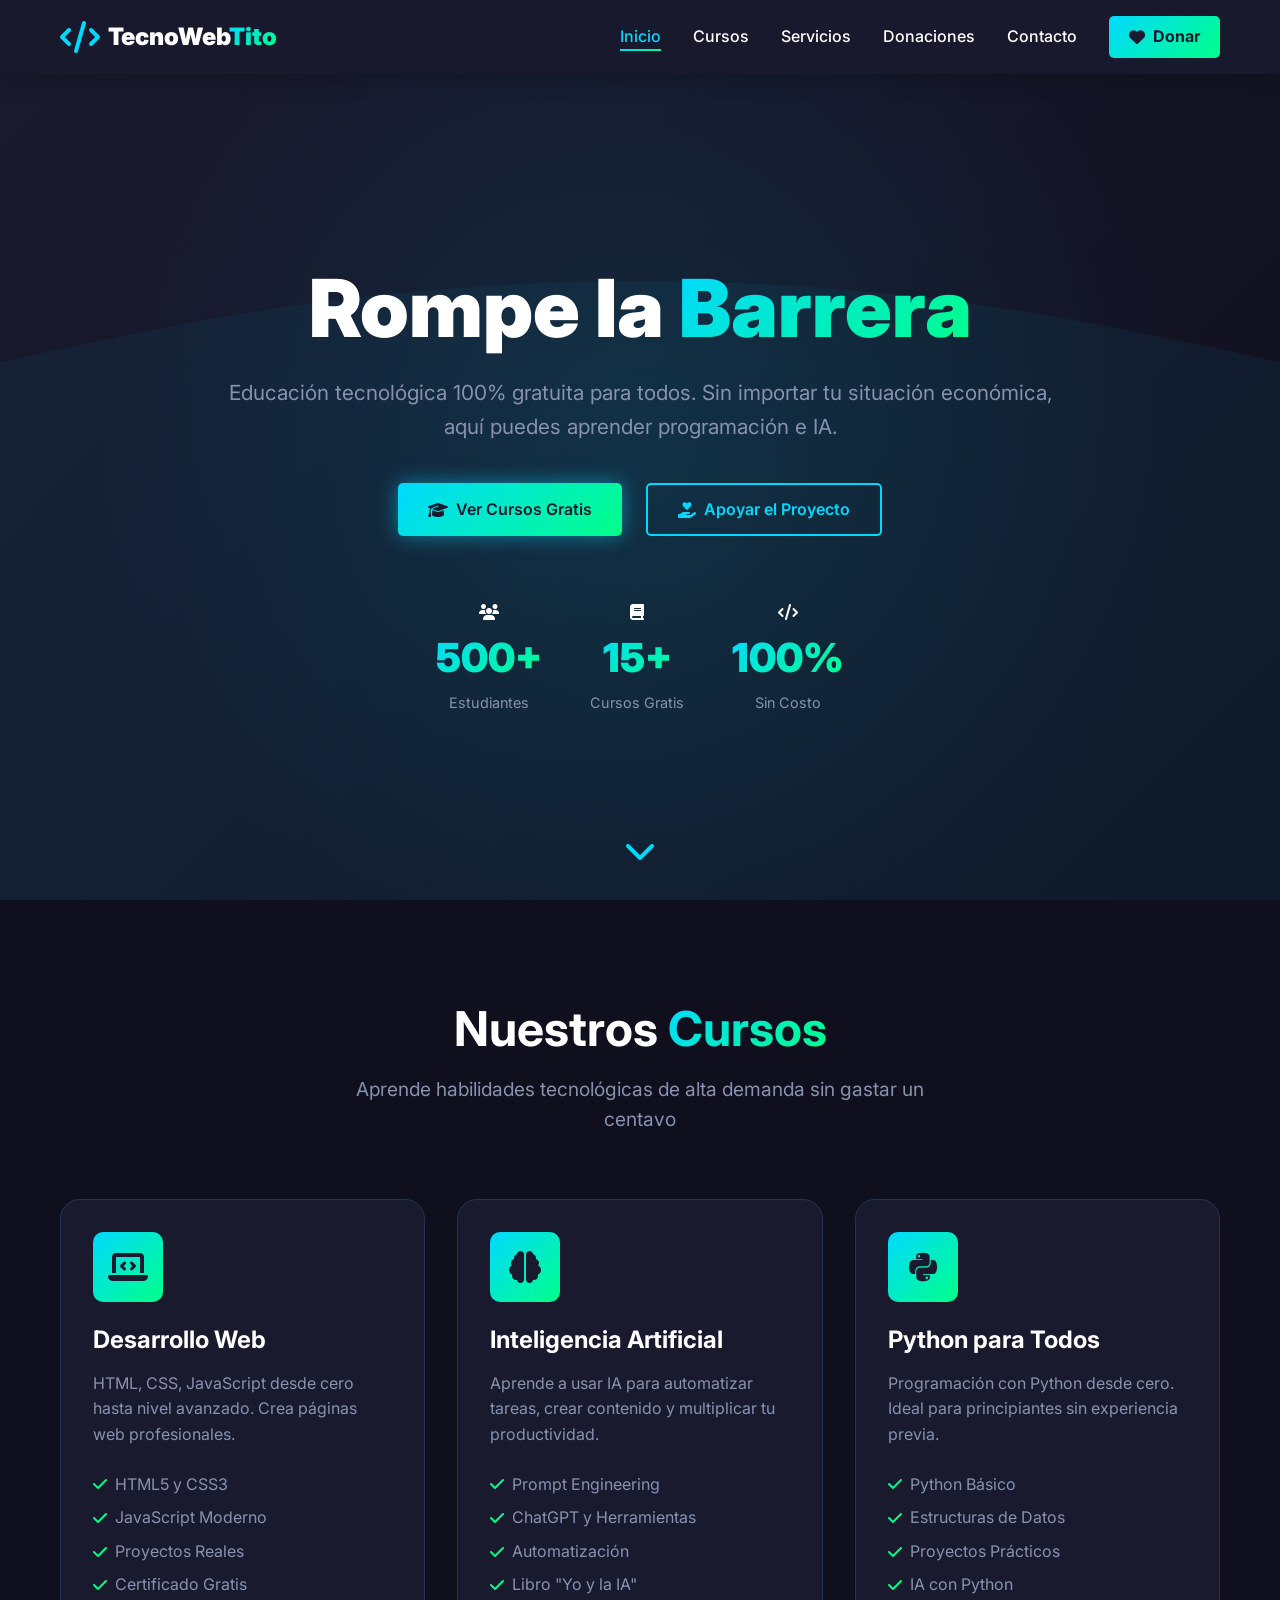
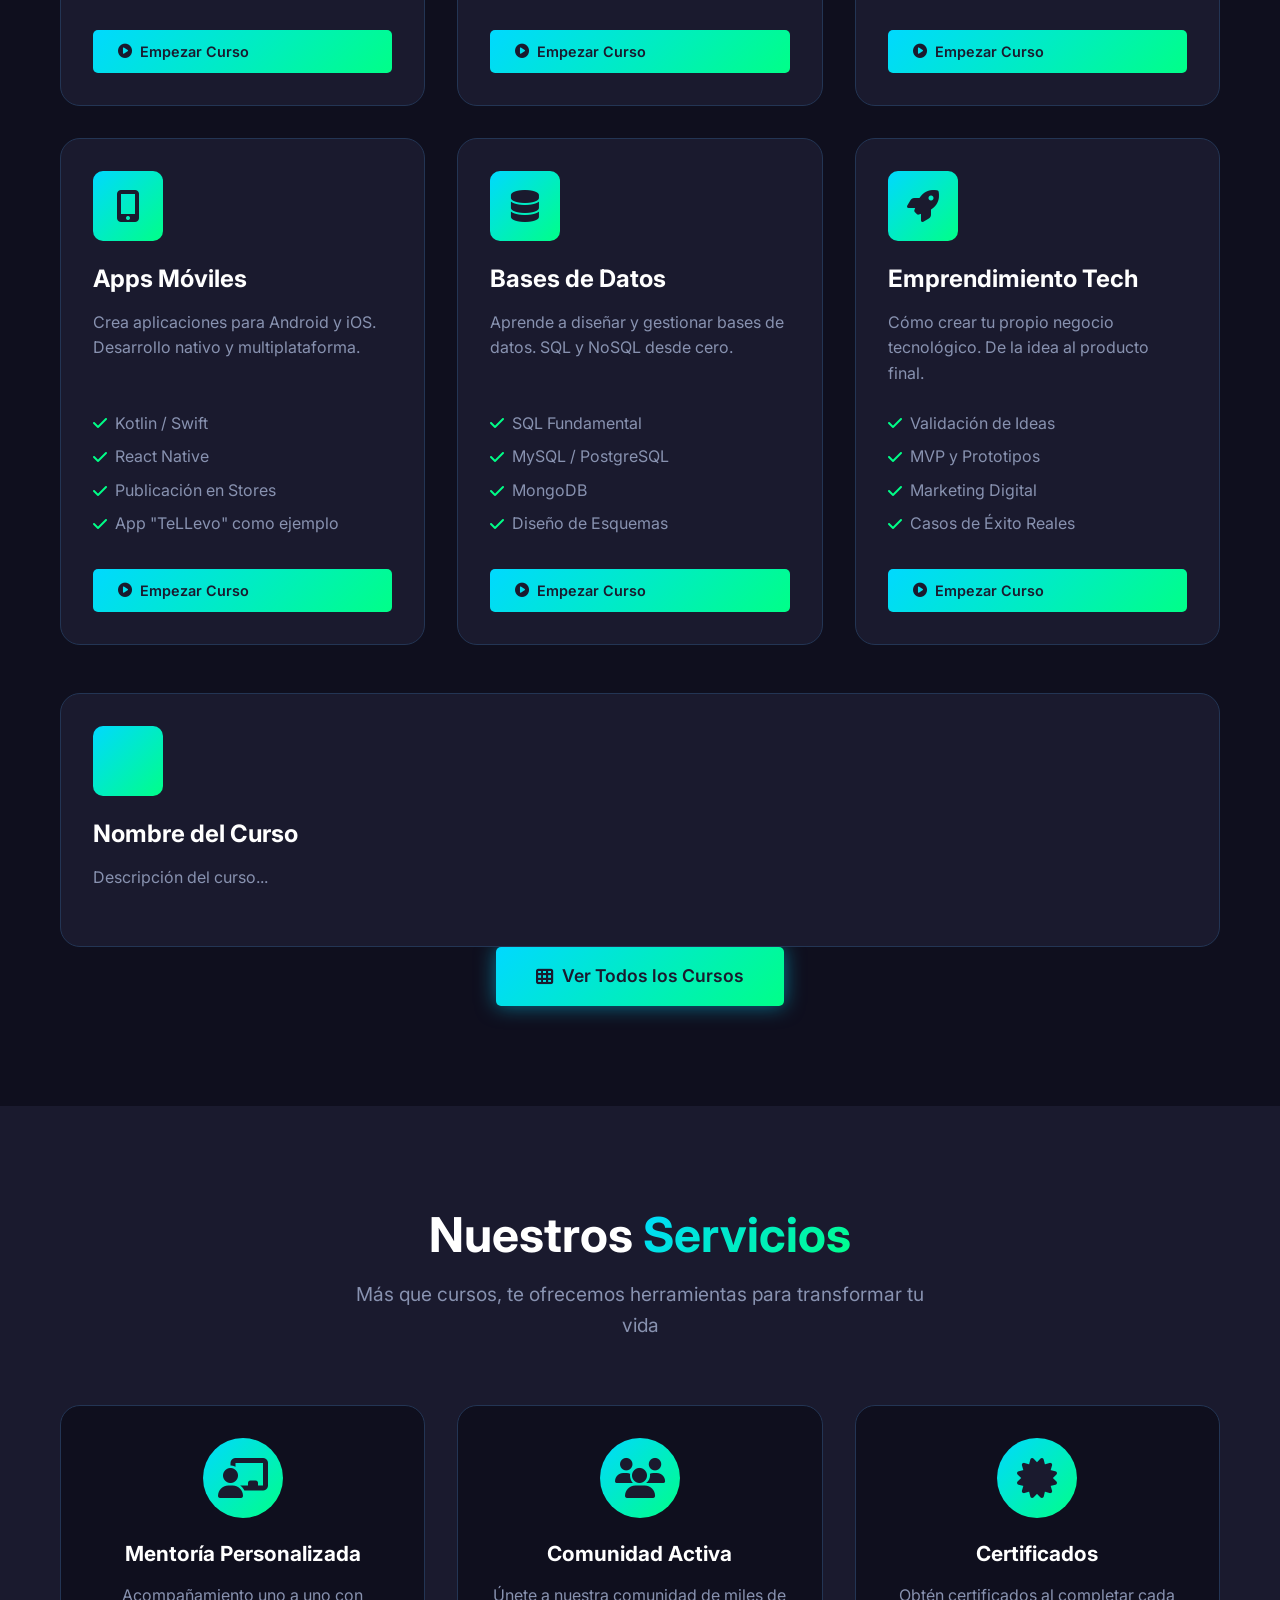
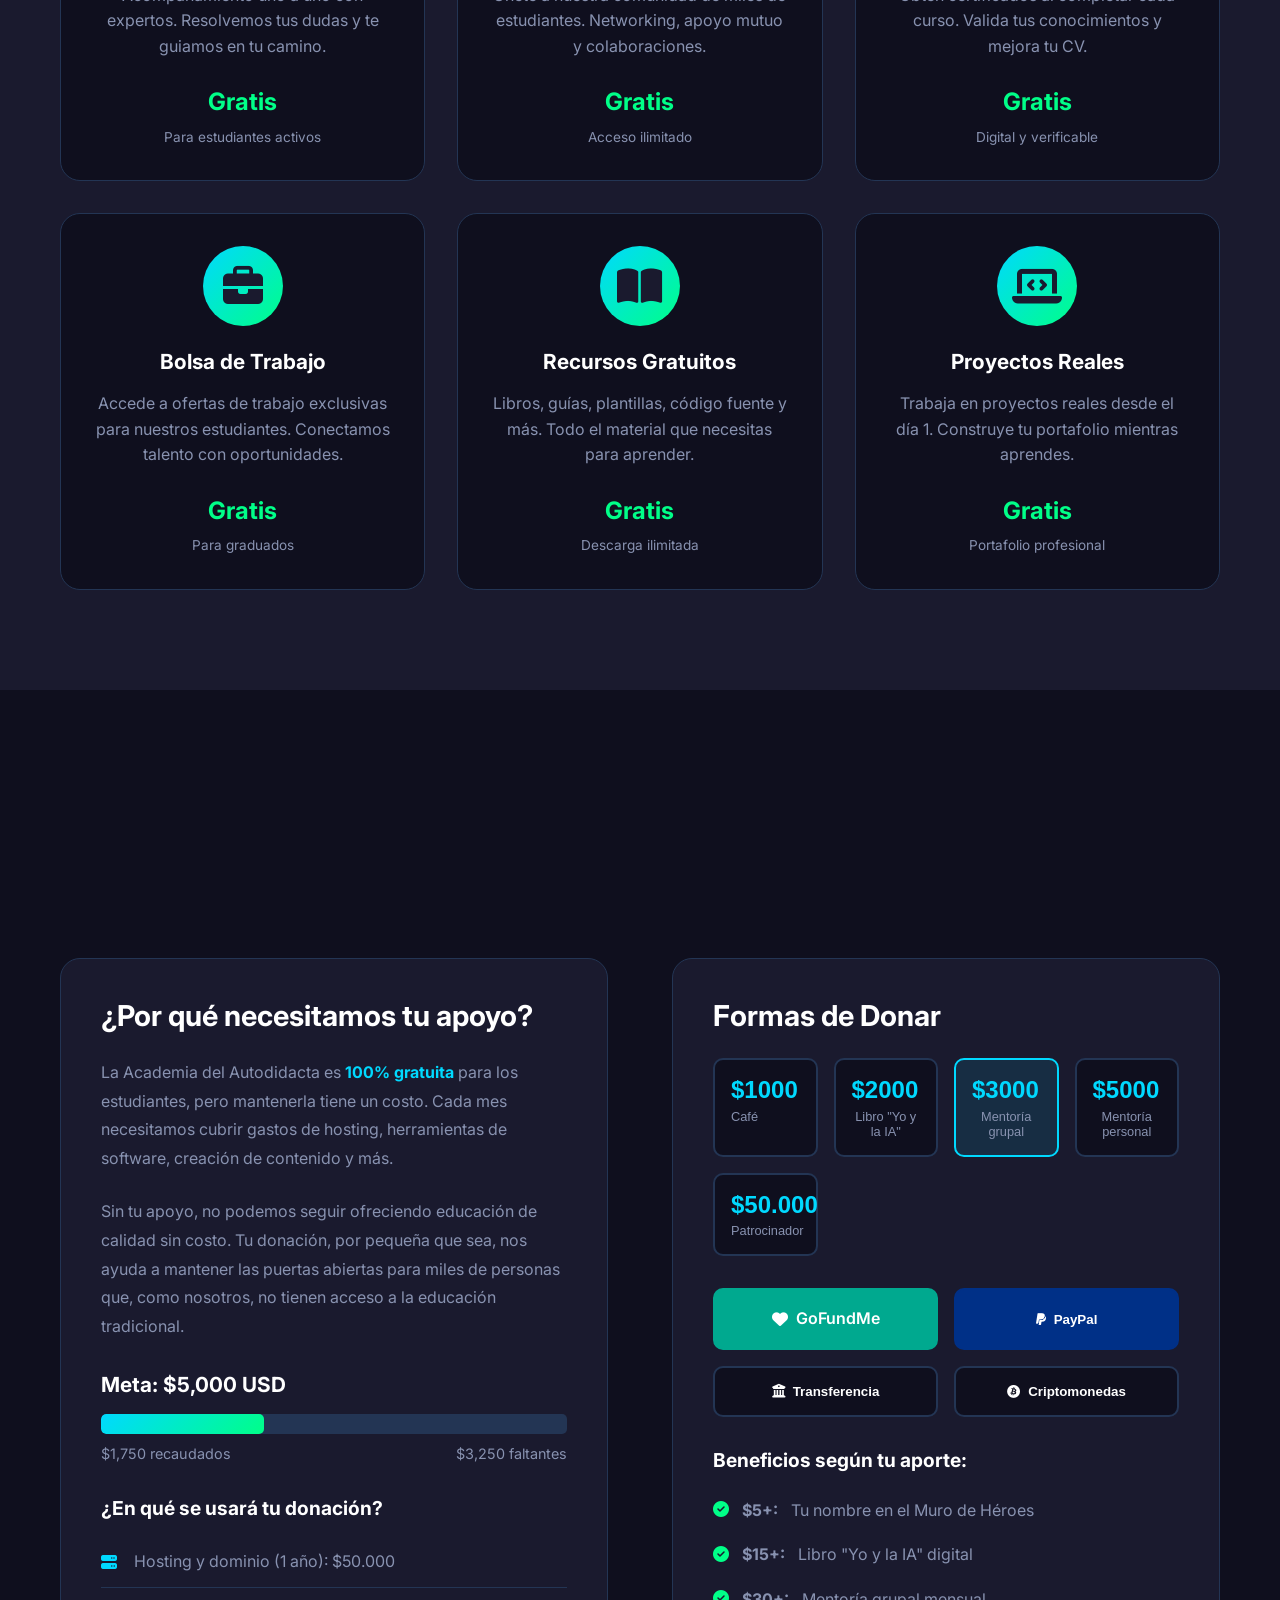
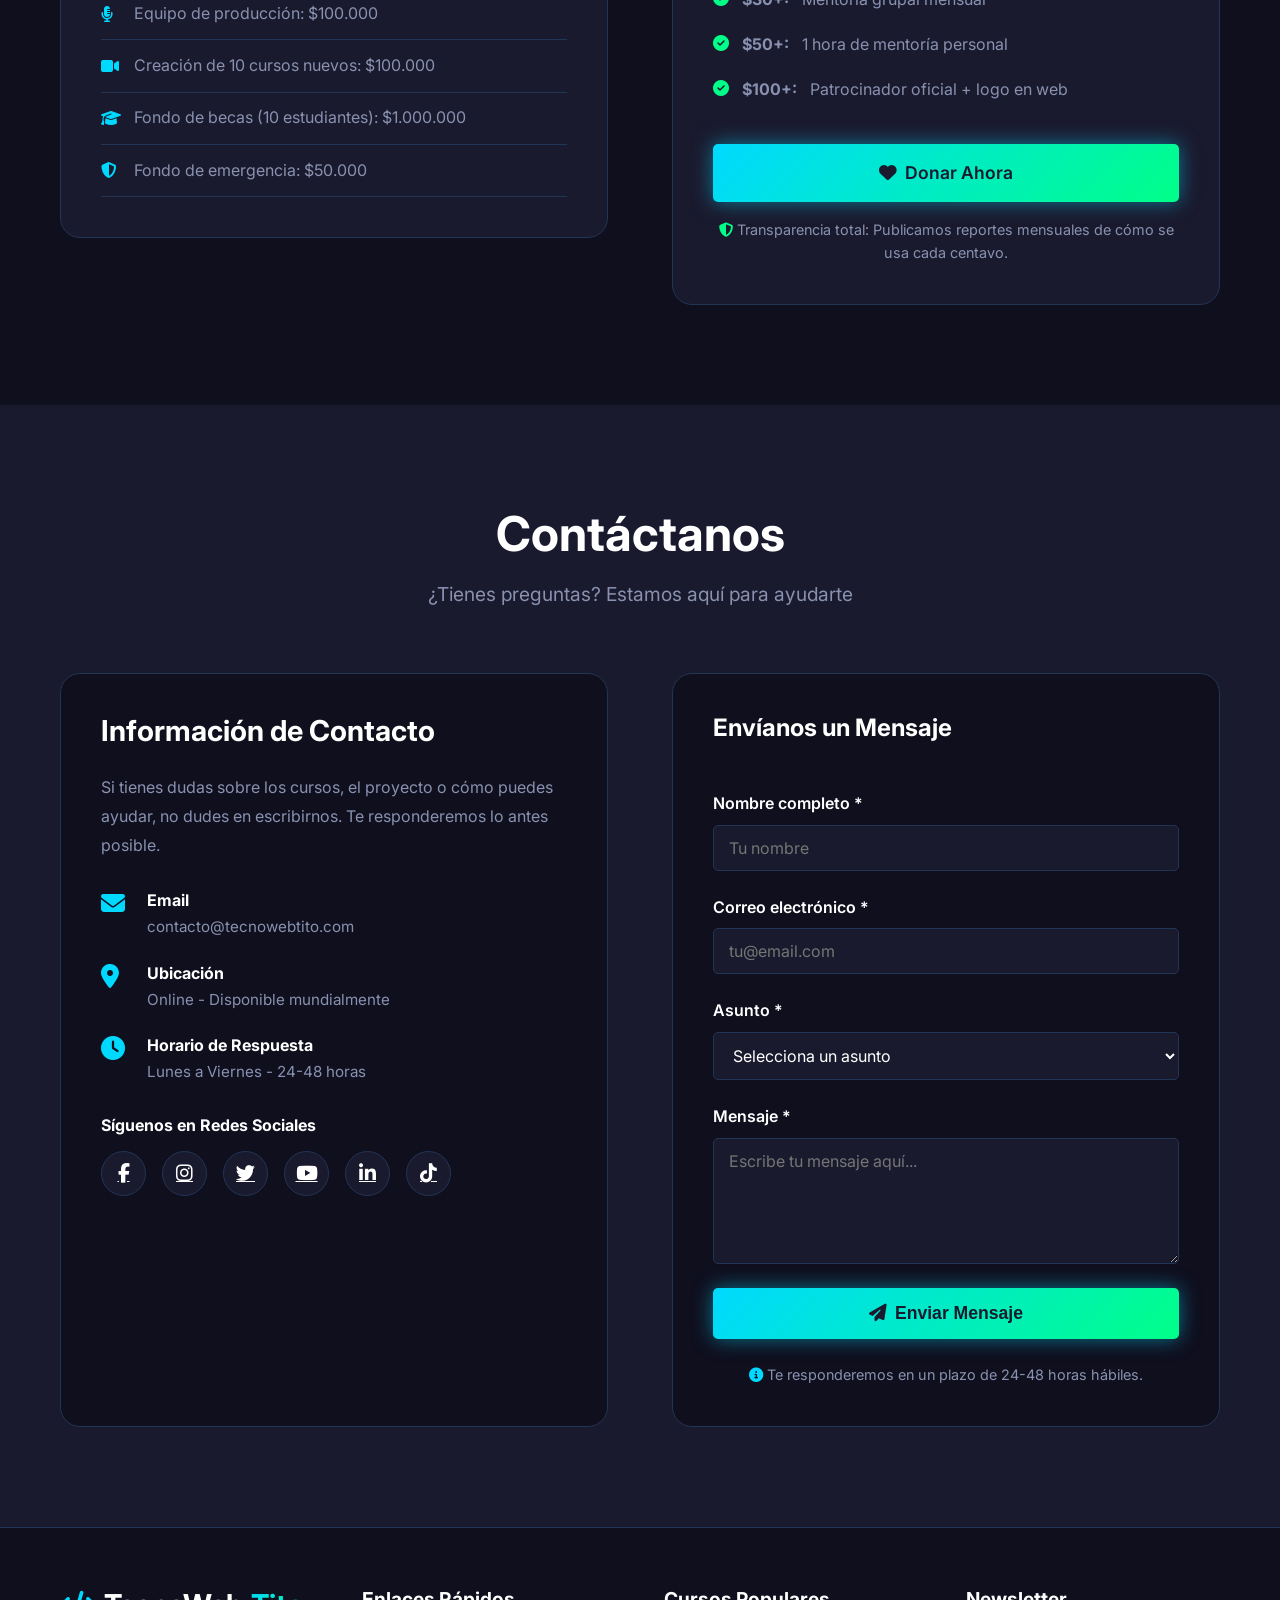
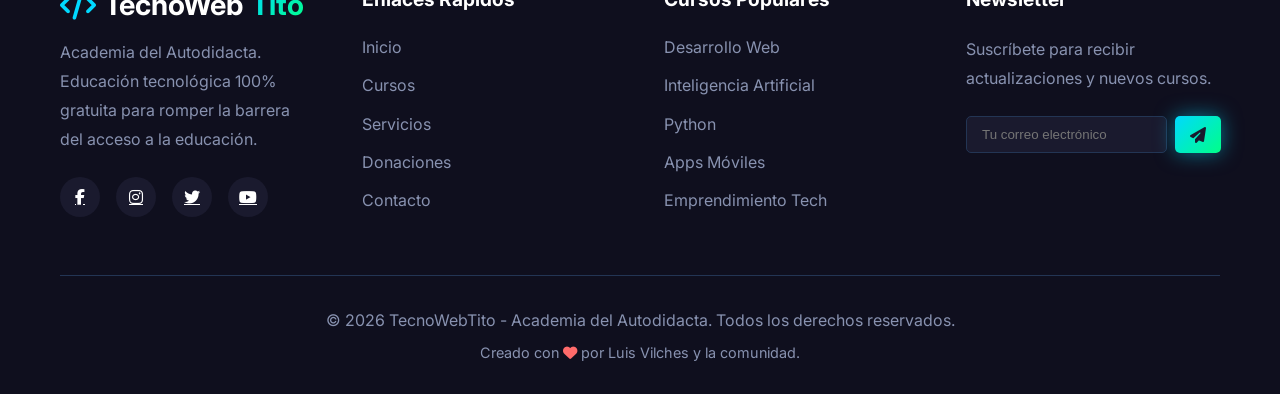
<file: index.html>
<!DOCTYPE html>
<html lang="es">

<head>
    <meta charset="UTF-8">
    <meta name="viewport" content="width=device-width, initial-scale=1.0">
    <meta name="description"
        content="TecnoWebTito - Academia del Autodidacta. Cursos gratuitos de programación e IA. Rompe la barrera.">
    <meta name="keywords" content="programación gratis, IA, cursos online, autodidacta, educación tech">
    <meta name="author" content="Luis Vilches">

    <title>TecnoWebTito | Academia del Autodidacta - Educación Tech Gratis</title>

    <!-- Favicon -->
    <link rel="icon" type="image/png" href="images/favicon.png">

    <!-- Google Fonts -->
    <link rel="preconnect" href="https://fonts.googleapis.com">
    <link rel="preconnect" href="https://fonts.gstatic.com" crossorigin>
    <link href="https://fonts.googleapis.com/css2?family=Inter:wght@300;400;600;700;900&display=swap" rel="stylesheet">

    <!-- Font Awesome para iconos -->
    <link rel="stylesheet" href="https://cdnjs.cloudflare.com/ajax/libs/font-awesome/6.4.0/css/all.min.css">

    <!-- CSS -->
    <link rel="stylesheet" href="styles.css">
</head>

<body>
    <!-- Navegación -->
    <nav class="navbar" id="navbar">
        <div class="container">
            <div class="logo">
                <a href="#inicio">
                    <i class="fas fa-code"></i>
                    <span>TecnoWeb<span class="highlight">Tito</span></span>
                </a>
            </div>

            <ul class="nav-menu" id="navMenu">
                <li class="nav-item"><a href="#inicio" class="nav-link active">Inicio</a></li>
                <li class="nav-item"><a href="#cursos" class="nav-link">Cursos</a></li>
                <li class="nav-item"><a href="#servicios" class="nav-link">Servicios</a></li>
                <li class="nav-item"><a href="#donaciones" class="nav-link">Donaciones</a></li>
                <li class="nav-item"><a href="#contactos" class="nav-link">Contacto</a></li>
                <li class="nav-item">
                    <a href="https://gofundme.com/rompe-la-barrera" target="_blank" class="btn-donate">
                        <i class="fas fa-heart"></i> Donar
                    </a>
                </li>
            </ul>

            <div class="hamburger" id="hamburger">
                <span class="bar"></span>
                <span class="bar"></span>
                <span class="bar"></span>
            </div>
        </div>
    </nav>

    <!-- Header / Hero Section -->
    <header id="inicio" class="hero">
        <div class="hero-overlay"></div>
        <div class="hero-content">
            <div class="container">
                <h1 class="hero-title">
                    Rompe la <span class="highlight">Barrera</span>
                </h1>
                <p class="hero-subtitle">
                    Educación tecnológica 100% gratuita para todos.
                    Sin importar tu situación económica, aquí puedes aprender programación e IA.
                </p>
                <div class="hero-buttons">
                    <a href="#cursos" class="btn btn-primary">
                        <i class="fas fa-graduation-cap"></i> Ver Cursos Gratis
                    </a>
                    <a href="#donaciones" class="btn btn-secondary">
                        <i class="fas fa-hand-holding-heart"></i> Apoyar el Proyecto
                    </a>
                </div>
                <div class="hero-stats">
                    <div class="stat">
                        <i class="fas fa-users"></i>
                        <span class="stat-number">500+</span>
                        <span class="stat-label">Estudiantes</span>
                    </div>
                    <div class="stat">
                        <i class="fas fa-book"></i>
                        <span class="stat-number">15+</span>
                        <span class="stat-label">Cursos Gratis</span>
                    </div>
                    <div class="stat">
                        <i class="fas fa-code"></i>
                        <span class="stat-number">100%</span>
                        <span class="stat-label">Sin Costo</span>
                    </div>
                </div>
            </div>
        </div>
        <div class="scroll-indicator">
            <i class="fas fa-chevron-down"></i>
        </div>
    </header>

    <!-- Sección Cursos -->
    <section id="cursos" class="section cursos">
        <div class="container">
            <div class="section-header">
                <h2 class="section-title">Nuestros <span class="highlight">Cursos</span></h2>
                <p class="section-subtitle">Aprende habilidades tecnológicas de alta demanda sin gastar un centavo</p>
            </div>

            <div class="courses-grid">
                <!-- Curso 1 -->
                <div class="course-card">
                    <div class="course-icon">
                        <i class="fas fa-laptop-code"></i>
                    </div>
                    <h3 class="course-title">Desarrollo Web</h3>
                    <p class="course-description">HTML, CSS, JavaScript desde cero hasta nivel avanzado. Crea páginas
                        web profesionales.</p>
                    <ul class="course-features">
                        <li><i class="fas fa-check"></i> HTML5 y CSS3</li>
                        <li><i class="fas fa-check"></i> JavaScript Moderno</li>
                        <li><i class="fas fa-check"></i> Proyectos Reales</li>
                        <li><i class="fas fa-check"></i> Certificado Gratis</li>
                    </ul>
                    <a href="#" class="btn btn-course">
                        <i class="fas fa-play-circle"></i> Empezar Curso
                    </a>
                </div>

                <!-- Curso 2 -->
                <div class="course-card">
                    <div class="course-icon">
                        <i class="fas fa-brain"></i>
                    </div>
                    <h3 class="course-title">Inteligencia Artificial</h3>
                    <p class="course-description">Aprende a usar IA para automatizar tareas, crear contenido y
                        multiplicar tu productividad.</p>
                    <ul class="course-features">
                        <li><i class="fas fa-check"></i> Prompt Engineering</li>
                        <li><i class="fas fa-check"></i> ChatGPT y Herramientas</li>
                        <li><i class="fas fa-check"></i> Automatización</li>
                        <li><i class="fas fa-check"></i> Libro "Yo y la IA"</li>
                    </ul>
                    <a href="#" class="btn btn-course">
                        <i class="fas fa-play-circle"></i> Empezar Curso
                    </a>
                </div>

                <!-- Curso 3 -->
                <div class="course-card">
                    <div class="course-icon">
                        <i class="fab fa-python"></i>
                    </div>
                    <h3 class="course-title">Python para Todos</h3>
                    <p class="course-description">Programación con Python desde cero. Ideal para principiantes sin
                        experiencia previa.</p>
                    <ul class="course-features">
                        <li><i class="fas fa-check"></i> Python Básico</li>
                        <li><i class="fas fa-check"></i> Estructuras de Datos</li>
                        <li><i class="fas fa-check"></i> Proyectos Prácticos</li>
                        <li><i class="fas fa-check"></i> IA con Python</li>
                    </ul>
                    <a href="#" class="btn btn-course">
                        <i class="fas fa-play-circle"></i> Empezar Curso
                    </a>
                </div>

                <!-- Curso 4 -->
                <div class="course-card">
                    <div class="course-icon">
                        <i class="fas fa-mobile-alt"></i>
                    </div>
                    <h3 class="course-title">Apps Móviles</h3>
                    <p class="course-description">Crea aplicaciones para Android y iOS. Desarrollo nativo y
                        multiplataforma.</p>
                    <ul class="course-features">
                        <li><i class="fas fa-check"></i> Kotlin / Swift</li>
                        <li><i class="fas fa-check"></i> React Native</li>
                        <li><i class="fas fa-check"></i> Publicación en Stores</li>
                        <li><i class="fas fa-check"></i> App "TeLLevo" como ejemplo</li>
                    </ul>
                    <a href="#" class="btn btn-course">
                        <i class="fas fa-play-circle"></i> Empezar Curso
                    </a>
                </div>

                <!-- Curso 5 -->
                <div class="course-card">
                    <div class="course-icon">
                        <i class="fas fa-database"></i>
                    </div>
                    <h3 class="course-title">Bases de Datos</h3>
                    <p class="course-description">Aprende a diseñar y gestionar bases de datos. SQL y NoSQL desde cero.
                    </p>
                    <ul class="course-features">
                        <li><i class="fas fa-check"></i> SQL Fundamental</li>
                        <li><i class="fas fa-check"></i> MySQL / PostgreSQL</li>
                        <li><i class="fas fa-check"></i> MongoDB</li>
                        <li><i class="fas fa-check"></i> Diseño de Esquemas</li>
                    </ul>
                    <a href="#" class="btn btn-course">
                        <i class="fas fa-play-circle"></i> Empezar Curso
                    </a>
                </div>

                <!-- Curso 6 -->
                <div class="course-card">
                    <div class="course-icon">
                        <i class="fas fa-rocket"></i>
                    </div>
                    <h3 class="course-title">Emprendimiento Tech</h3>
                    <p class="course-description">Cómo crear tu propio negocio tecnológico. De la idea al producto
                        final.</p>
                    <ul class="course-features">
                        <li><i class="fas fa-check"></i> Validación de Ideas</li>
                        <li><i class="fas fa-check"></i> MVP y Prototipos</li>
                        <li><i class="fas fa-check"></i> Marketing Digital</li>
                        <li><i class="fas fa-check"></i> Casos de Éxito Reales</li>
                    </ul>
                    <a href="#" class="btn btn-course">
                        <i class="fas fa-play-circle"></i> Empezar Curso
                    </a>
                </div>
            </div>

            <div class="course-card">
                <div class="course-icon">
                    <i class="fas fa-icono"></i>
                </div>
                <h3 class="course-title">Nombre del Curso</h3>
                <p class="course-description">Descripción del curso...</p>
                <!-- Más contenido -->
            </div>

            <div class="text-center">
                <a href="#" class="btn btn-primary btn-large">
                    <i class="fas fa-th"></i> Ver Todos los Cursos
                </a>
            </div>
        </div>
    </section>

    <!-- Sección Servicios -->
    <section id="servicios" class="section servicios">
        <div class="container">
            <div class="section-header">
                <h2 class="section-title">Nuestros <span class="highlight">Servicios</span></h2>
                <p class="section-subtitle">Más que cursos, te ofrecemos herramientas para transformar tu vida</p>
            </div>

            <div class="services-grid">
                <!-- Servicio 1 -->
                <div class="service-card">
                    <div class="service-icon">
                        <i class="fas fa-chalkboard-teacher"></i>
                    </div>
                    <h3 class="service-title">Mentoría Personalizada</h3>
                    <p class="service-description">Acompañamiento uno a uno con expertos. Resolvemos tus dudas y te
                        guiamos en tu camino.</p>
                    <div class="service-price">
                        <span class="price-free">Gratis</span>
                        <span class="price-note">Para estudiantes activos</span>
                    </div>
                </div>

                <!-- Servicio 2 -->
                <div class="service-card">
                    <div class="service-icon">
                        <i class="fas fa-users"></i>
                    </div>
                    <h3 class="service-title">Comunidad Activa</h3>
                    <p class="service-description">Únete a nuestra comunidad de miles de estudiantes. Networking, apoyo
                        mutuo y colaboraciones.</p>
                    <div class="service-price">
                        <span class="price-free">Gratis</span>
                        <span class="price-note">Acceso ilimitado</span>
                    </div>
                </div>

                <!-- Servicio 3 -->
                <div class="service-card">
                    <div class="service-icon">
                        <i class="fas fa-certificate"></i>
                    </div>
                    <h3 class="service-title">Certificados</h3>
                    <p class="service-description">Obtén certificados al completar cada curso. Valida tus conocimientos
                        y mejora tu CV.</p>
                    <div class="service-price">
                        <span class="price-free">Gratis</span>
                        <span class="price-note">Digital y verificable</span>
                    </div>
                </div>

                <!-- Servicio 4 -->
                <div class="service-card">
                    <div class="service-icon">
                        <i class="fas fa-briefcase"></i>
                    </div>
                    <h3 class="service-title">Bolsa de Trabajo</h3>
                    <p class="service-description">Accede a ofertas de trabajo exclusivas para nuestros estudiantes.
                        Conectamos talento con oportunidades.</p>
                    <div class="service-price">
                        <span class="price-free">Gratis</span>
                        <span class="price-note">Para graduados</span>
                    </div>
                </div>

                <!-- Servicio 5 -->
                <div class="service-card">
                    <div class="service-icon">
                        <i class="fas fa-book-open"></i>
                    </div>
                    <h3 class="service-title">Recursos Gratuitos</h3>
                    <p class="service-description">Libros, guías, plantillas, código fuente y más. Todo el material que
                        necesitas para aprender.</p>
                    <div class="service-price">
                        <span class="price-free">Gratis</span>
                        <span class="price-note">Descarga ilimitada</span>
                    </div>
                </div>

                <!-- Servicio 6 -->
                <div class="service-card">
                    <div class="service-icon">
                        <i class="fas fa-laptop-code"></i>
                    </div>
                    <h3 class="service-title">Proyectos Reales</h3>
                    <p class="service-description">Trabaja en proyectos reales desde el día 1. Construye tu portafolio
                        mientras aprendes.</p>
                    <div class="service-price">
                        <span class="price-free">Gratis</span>
                        <span class="price-note">Portafolio profesional</span>
                    </div>
                </div>
            </div>
        </div>
    </section>

    <!-- Sección Donaciones -->
    <section id="donaciones" class="section donaciones">
        <div class="container">
            <div class="section-header">
                <h2 class="section-title">Apoya el <span class="highlight">Proyecto</span></h2>
                <p class="section-subtitle">Ayúdanos a mantener la educación tech 100% gratuita para todos</p>
            </div>

            <div class="donation-content">
                <div class="donation-info">
                    <h3 class="donation-title">¿Por qué necesitamos tu apoyo?</h3>
                    <p class="donation-text">
                        La Academia del Autodidacta es <strong>100% gratuita</strong> para los estudiantes, pero
                        mantenerla tiene un costo.
                        Cada mes necesitamos cubrir gastos de hosting, herramientas de software, creación de contenido y
                        más.
                    </p>
                    <p class="donation-text">
                        Sin tu apoyo, no podemos seguir ofreciendo educación de calidad sin costo.
                        Tu donación, por pequeña que sea, nos ayuda a mantener las puertas abiertas para miles de
                        personas
                        que, como nosotros, no tienen acceso a la educación tradicional.
                    </p>

                    <div class="donation-goals">
                        <h4 class="goals-title">Meta: $5,000 USD</h4>
                        <div class="progress-bar">
                            <div class="progress" style="width: 35%"></div>
                        </div>
                        <div class="progress-info">
                            <span>$1,750 recaudados</span>
                            <span>$3,250 faltantes</span>
                        </div>
                    </div>

                    <div class="donation-breakdown">
                        <h4 class="breakdown-title">¿En qué se usará tu donación?</h4>
                        <ul class="breakdown-list">
                            <li><i class="fas fa-server"></i> Hosting y dominio (1 año): $50.000</li>
                            <li><i class="fas fa-microphone-alt"></i> Equipo de producción: $100.000</li>
                            <li><i class="fas fa-video"></i> Creación de 10 cursos nuevos: $100.000</li>
                            <li><i class="fas fa-graduation-cap"></i> Fondo de becas (10 estudiantes): $1.000.000</li>
                            <li><i class="fas fa-shield-alt"></i> Fondo de emergencia: $50.000</li>
                        </ul>
                    </div>
                </div>

                <div class="donation-options">
                    <h3 class="donation-options-title">Formas de Donar</h3>

                    <div class="donation-amounts">
                        <button class="amount-btn" data-amount="1000">
                            <span class="amount">$1000</span>
                            <span class="amount-desc">Café</span>
                        </button>
                        <button class="amount-btn" data-amount="
                        ">
                            <span class="amount">$2000</span>
                            <span class="amount-desc">Libro "Yo y la IA"</span>
                        </button>
                        <button class="amount-btn active" data-amount="3000">
                            <span class="amount">$3000</span>
                            <span class="amount-desc">Mentoría grupal</span>
                        </button>
                        <button class="amount-btn" data-amount="5000">
                            <span class="amount">$5000

                            </span>
                            <span class="amount-desc">Mentoría personal</span>
                        </button>
                        <button class="amount-btn" data-amount="100">
                            <span class="amount">$50.000</span>
                            <span class="amount-desc">Patrocinador</span>
                        </button>
                    </div>

                    <div class="donation-methods">
                        <a href="https://gofundme.com/rompe-la-barrera" target="_blank" class="method-btn gofundme">
                            <i class="fas fa-heart"></i> GoFundMe
                        </a>
                        <button class="method-btn paypal">
                            <i class="fab fa-paypal"></i> PayPal
                        </button>
                        <button class="method-btn transfer">
                            <i class="fas fa-university"></i> Transferencia
                        </button>
                        <button class="method-btn crypto">
                            <i class="fab fa-bitcoin"></i> Criptomonedas
                        </button>
                    </div>

                    <div class="donation-perks">
                        <h4 class="perks-title">Beneficios según tu aporte:</h4>
                        <ul class="perks-list">
                            <li><i class="fas fa-check-circle"></i> <strong>$5+:</strong> Tu nombre en el Muro de Héroes
                            </li>
                            <li><i class="fas fa-check-circle"></i> <strong>$15+:</strong> Libro "Yo y la IA" digital
                            </li>
                            <li><i class="fas fa-check-circle"></i> <strong>$30+:</strong> Mentoría grupal mensual</li>
                            <li><i class="fas fa-check-circle"></i> <strong>$50+:</strong> 1 hora de mentoría personal
                            </li>
                            <li><i class="fas fa-check-circle"></i> <strong>$100+:</strong> Patrocinador oficial + logo
                                en web</li>
                        </ul>
                    </div>

                    <a href="https://gofundme.com/rompe-la-barrera" target="_blank"
                        class="btn btn-primary btn-large btn-donate-main">
                        <i class="fas fa-heart"></i> Donar Ahora
                    </a>

                    <p class="donation-note">
                        <i class="fas fa-shield-alt"></i>
                        Transparencia total: Publicamos reportes mensuales de cómo se usa cada centavo.
                    </p>
                </div>
            </div>
        </div>
    </section>

    <!-- Sección Contacto -->
    <section id="contactos" class="section contactos">
        <div class="container">
            <div class="section-header">
                <h2 class="section-title">Contáctanos</h2>
                <p class="section-subtitle">¿Tienes preguntas? Estamos aquí para ayudarte</p>
            </div>

            <div class="contact-content">
                <div class="contact-info">
                    <h3 class="contact-title">Información de Contacto</h3>
                    <p class="contact-text">
                        Si tienes dudas sobre los cursos, el proyecto o cómo puedes ayudar,
                        no dudes en escribirnos. Te responderemos lo antes posible.
                    </p>

                    <div class="contact-details">
                        <div class="contact-item">
                            <i class="fas fa-envelope"></i>
                            <div>
                                <h4>Email</h4>
                                <p>contacto@tecnowebtito.com</p>
                            </div>
                        </div>

                        <div class="contact-item">
                            <i class="fas fa-map-marker-alt"></i>
                            <div>
                                <h4>Ubicación</h4>
                                <p>Online - Disponible mundialmente</p>
                            </div>
                        </div>

                        <div class="contact-item">
                            <i class="fas fa-clock"></i>
                            <div>
                                <h4>Horario de Respuesta</h4>
                                <p>Lunes a Viernes - 24-48 horas</p>
                            </div>
                        </div>
                    </div>

                    <div class="social-links">
                        <h4>Síguenos en Redes Sociales</h4>
                        <div class="social-icons">
                            <a href="#" class="social-icon" target="_blank">
                                <i class="fab fa-facebook-f"></i>
                            </a>
                            <a href="#" class="social-icon" target="_blank">
                                <i class="fab fa-instagram"></i>
                            </a>
                            <a href="#" class="social-icon" target="_blank">
                                <i class="fab fa-twitter"></i>
                            </a>
                            <a href="#" class="social-icon" target="_blank">
                                <i class="fab fa-youtube"></i>
                            </a>
                            <a href="#" class="social-icon" target="_blank">
                                <i class="fab fa-linkedin-in"></i>
                            </a>
                            <a href="#" class="social-icon" target="_blank">
                                <i class="fab fa-tiktok"></i>
                            </a>
                        </div>
                    </div>
                </div>

                <div class="contact-form-wrapper">
                    <form class="contact-form" id="contactForm">
                        <h3 class="form-title">Envíanos un Mensaje</h3>

                        <div class="form-group">
                            <label for="name">Nombre completo *</label>
                            <input type="text" id="name" name="name" required placeholder="Tu nombre">
                        </div>

                        <div class="form-group">
                            <label for="email">Correo electrónico *</label>
                            <input type="email" id="email" name="email" required placeholder="tu@email.com">
                        </div>

                        <div class="form-group">
                            <label for="subject">Asunto *</label>
                            <select id="subject" name="subject" required>
                                <option value="">Selecciona un asunto</option>
                                <option value="cursos">Información sobre cursos</option>
                                <option value="donaciones">Donaciones y apoyo</option>
                                <option value="mentorias">Mentorías personalizadas</option>
                                <option value="proyectos">Proyectos y colaboraciones</option>
                                <option value="otro">Otro</option>
                            </select>
                        </div>

                        <div class="form-group">
                            <label for="message">Mensaje *</label>
                            <textarea id="message" name="message" rows="5" required
                                placeholder="Escribe tu mensaje aquí..."></textarea>
                        </div>

                        <button type="submit" class="btn btn-primary btn-large btn-submit">
                            <i class="fas fa-paper-plane"></i> Enviar Mensaje
                        </button>

                        <p class="form-note">
                            <i class="fas fa-info-circle"></i>
                            Te responderemos en un plazo de 24-48 horas hábiles.
                        </p>
                    </form>
                </div>
            </div>
        </div>
    </section>

    <!-- Footer -->
    <footer class="footer">
        <div class="container">
            <div class="footer-content">
                <div class="footer-section">
                    <h3 class="footer-logo">
                        <i class="fas fa-code"></i>
                        TecnoWeb<span class="highlight">Tito</span>
                    </h3>
                    <p class="footer-text">
                        Academia del Autodidacta. Educación tecnológica 100% gratuita
                        para romper la barrera del acceso a la educación.
                    </p>
                    <div class="footer-social">
                        <a href="#"><i class="fab fa-facebook-f"></i></a>
                        <a href="#"><i class="fab fa-instagram"></i></a>
                        <a href="#"><i class="fab fa-twitter"></i></a>
                        <a href="#"><i class="fab fa-youtube"></i></a>
                    </div>
                </div>

                <div class="footer-section">
                    <h4 class="footer-title">Enlaces Rápidos</h4>
                    <ul class="footer-links">
                        <li><a href="#inicio">Inicio</a></li>
                        <li><a href="#cursos">Cursos</a></li>
                        <li><a href="#servicios">Servicios</a></li>
                        <li><a href="#donaciones">Donaciones</a></li>
                        <li><a href="#contactos">Contacto</a></li>
                    </ul>
                </div>

                <div class="footer-section">
                    <h4 class="footer-title">Cursos Populares</h4>
                    <ul class="footer-links">
                        <li><a href="#">Desarrollo Web</a></li>
                        <li><a href="#">Inteligencia Artificial</a></li>
                        <li><a href="#">Python</a></li>
                        <li><a href="#">Apps Móviles</a></li>
                        <li><a href="#">Emprendimiento Tech</a></li>
                    </ul>
                </div>

                <div class="footer-section">
                    <h4 class="footer-title">Newsletter</h4>
                    <p class="footer-text">Suscríbete para recibir actualizaciones y nuevos cursos.</p>
                    <form class="newsletter-form">
                        <input type="email" placeholder="Tu correo electrónico" required>
                        <button type="submit" class="btn btn-primary">
                            <i class="fas fa-paper-plane"></i>
                        </button>
                    </form>
                </div>
            </div>

            <div class="footer-bottom">
                <p>&copy; 2026 TecnoWebTito - Academia del Autodidacta. Todos los derechos reservados.</p>
                <p class="footer-credits">
                    Creado con <i class="fas fa-heart"></i> por Luis Vilches y la comunidad.
                </p>
            </div>
        </div>
    </footer>

    <!-- Botón Volver Arriba -->
    <button class="scroll-top" id="scrollTop">
        <i class="fas fa-arrow-up"></i>
    </button>

    <!-- JavaScript -->
    <script src="TecnoWebTito\main.js"></script>
</body>

</html>
</file>
<file: styles.css>
/* ========================================
   TECNOWEBTITO - ESTILOS PRINCIPALES
   ======================================== */

/* Variables CSS */
:root {
    --color-primary: #00d9ff;
    --color-secondary: #00ff88;
    --color-dark: #1a1a2e;
    --color-darker: #0f0f1e;
    --color-light: #ffffff;
    --color-gray: #8892b0;
    --color-gray-dark: #233554;
    --gradient-primary: linear-gradient(135deg, #00d9ff 0%, #00ff88 100%);
    --gradient-dark: linear-gradient(135deg, #1a1a2e 0%, #0f0f1e 100%);
    --shadow-sm: 0 2px 10px rgba(0, 0, 0, 0.1);
    --shadow-md: 0 5px 20px rgba(0, 0, 0, 0.2);
    --shadow-lg: 0 10px 40px rgba(0, 0, 0, 0.3);
    --shadow-glow: 0 0 20px rgba(0, 217, 255, 0.5);
    --transition: all 0.3s cubic-bezier(0.4, 0, 0.2, 1);
    --font-main: 'Inter', sans-serif;
    --radius-sm: 5px;
    --radius-md: 10px;
    --radius-lg: 20px;
}

/* Reset y Base */
* {
    margin: 0;
    padding: 0;
    box-sizing: border-box;
}

html {
    scroll-behavior: smooth;
    scroll-padding-top: 80px;
}

body {
    font-family: var(--font-main);
    background-color: var(--color-dark);
    color: var(--color-light);
    line-height: 1.6;
    overflow-x: hidden;
}

body.lock-scroll {
    overflow: hidden;
}

.container {
    max-width: 1200px;
    margin: 0 auto;
    padding: 0 20px;
}

/* Tipografía */
h1, h2, h3, h4, h5, h6 {
    font-weight: 700;
    line-height: 1.2;
    margin-bottom: 1rem;
}

.highlight {
    color: var(--color-primary);
    background: linear-gradient(135deg, var(--color-primary), var(--color-secondary));
    -webkit-background-clip: text;
    -webkit-text-fill-color: transparent;
    background-clip: text;
}

/* Botones */
.btn {
    display: inline-flex;
    align-items: center;
    gap: 0.5rem;
    padding: 12px 30px;
    border-radius: var(--radius-sm);
    font-weight: 600;
    text-decoration: none;
    transition: var(--transition);
    border: none;
    cursor: pointer;
    font-size: 1rem;
}

.btn-primary {
    background: var(--gradient-primary);
    color: var(--color-dark);
    box-shadow: var(--shadow-glow);
}

.btn-primary:hover {
    transform: translateY(-3px);
    box-shadow: 0 10px 30px rgba(0, 217, 255, 0.6);
}

.btn-secondary {
    background: transparent;
    color: var(--color-primary);
    border: 2px solid var(--color-primary);
}

.btn-secondary:hover {
    background: var(--color-primary);
    color: var(--color-dark);
    transform: translateY(-3px);
}

.btn-large {
    padding: 15px 40px;
    font-size: 1.1rem;
}

.btn-course {
    background: var(--gradient-primary);
    color: var(--color-dark);
    padding: 10px 25px;
    font-size: 0.9rem;
    margin-top: auto;
}

/* ========================================
   NAVEGACIÓN
   ======================================== */
.navbar {
    position: fixed;
    top: 0;
    left: 0;
    right: 0;
    z-index: 1000;
    background: rgba(26, 26, 46, 0.95);
    backdrop-filter: blur(10px);
    padding: 1rem 0;
    transition: var(--transition);
    box-shadow: var(--shadow-md);
}

.navbar.scrolled {
    padding: 0.5rem 0;
    background: rgba(15, 15, 30, 0.98);
}

.navbar .container {
    display: flex;
    justify-content: space-between;
    align-items: center;
}

.logo a {
    display: flex;
    align-items: center;
    gap: 0.5rem;
    font-size: 1.5rem;
    font-weight: 900;
    color: var(--color-light);
    text-decoration: none;
}

.logo i {
    color: var(--color-primary);
    font-size: 2rem;
}

.nav-menu {
    display: flex;
    list-style: none;
    gap: 2rem;
    align-items: center;
}

.nav-link {
    color: var(--color-light);
    text-decoration: none;
    font-weight: 500;
    transition: var(--transition);
    position: relative;
}

.nav-link:hover,
.nav-link.active {
    color: var(--color-primary);
}

.nav-link::after {
    content: '';
    position: absolute;
    bottom: -5px;
    left: 0;
    width: 0;
    height: 2px;
    background: var(--gradient-primary);
    transition: var(--transition);
}

.nav-link:hover::after,
.nav-link.active::after {
    width: 100%;
}

.btn-donate {
    background: var(--gradient-primary);
    color: var(--color-dark);
    padding: 8px 20px;
    border-radius: var(--radius-sm);
    font-weight: 700;
    text-decoration: none;
    transition: var(--transition);
    display: inline-flex;
    align-items: center;
    gap: 0.5rem;
}

.btn-donate:hover {
    transform: translateY(-2px);
    box-shadow: var(--shadow-glow);
}

.hamburger {
    display: none;
    flex-direction: column;
    gap: 5px;
    cursor: pointer;
    z-index: 1100;
    padding: 0.9rem;
    border-radius: 14px;
    background: rgba(255, 255, 255, 0.08);
    transition: var(--transition);
}

.hamburger:hover,
.hamburger:focus-visible {
    transform: translateY(-1px);
    background: rgba(255, 255, 255, 0.14);
    outline: none;
    box-shadow: 0 0 0 4px rgba(0, 217, 255, 0.12);
}

.bar {
    width: 25px;
    height: 3px;
    background: var(--color-light);
    transition: var(--transition);
}

.hamburger.active .bar:nth-child(1) {
    transform: translateY(8px) rotate(45deg);
}

.hamburger.active .bar:nth-child(2) {
    opacity: 0;
    transform: translateX(-20px);
}

.hamburger.active .bar:nth-child(3) {
    transform: translateY(-8px) rotate(-45deg);
}

/* ========================================
   HERO SECTION
   ======================================== */
.hero {
    position: relative;
    min-height: 100vh;
    display: flex;
    align-items: center;
    justify-content: center;
    background: var(--gradient-dark);
    overflow: hidden;
    padding-top: 80px;
}

.hero::before {
    content: '';
    position: absolute;
    top: 0;
    left: 0;
    right: 0;
    bottom: 0;
    background: url('data:image/svg+xml,<svg xmlns="http://www.w3.org/2000/svg" viewBox="0 0 1440 320"><path fill="%2300d9ff" fill-opacity="0.1" d="M0,96L48,112C96,128,192,160,288,160C384,160,480,128,576,112C672,96,768,96,864,112C960,128,1056,160,1152,160C1248,160,1344,128,1392,112L1440,96L1440,320L1392,320C1344,320,1248,320,1152,320C1056,320,960,320,864,320C768,320,672,320,576,320C480,320,384,320,288,320C192,320,96,320,48,320L0,320Z"></path></svg>') no-repeat bottom;
    background-size: cover;
    opacity: 0.5;
}

.hero-overlay {
    position: absolute;
    top: 0;
    left: 0;
    right: 0;
    bottom: 0;
    background: radial-gradient(circle at center, rgba(0, 217, 255, 0.1) 0%, transparent 70%);
}

.hero-content {
    position: relative;
    z-index: 2;
    text-align: center;
    max-width: 900px;
}

.hero-title {
    font-size: clamp(2.5rem, 8vw, 5rem);
    font-weight: 900;
    margin-bottom: 1.5rem;
    line-height: 1.1;
    animation: fadeInUp 1s ease;
}

.hero-subtitle {
    font-size: 1.3rem;
    color: var(--color-gray);
    margin-bottom: 2.5rem;
    animation: fadeInUp 1s ease 0.2s backwards;
}

.hero-buttons {
    display: flex;
    gap: 1.5rem;
    justify-content: center;
    flex-wrap: wrap;
    margin-bottom: 4rem;
    animation: fadeInUp 1s ease 0.4s backwards;
}

.hero-stats {
    display: flex;
    gap: 3rem;
    justify-content: center;
    flex-wrap: wrap;
    animation: fadeInUp 1s ease 0.6s backwards;
}

.stat {
    text-align: center;
}

.stat-number {
    display: block;
    font-size: 2.5rem;
    font-weight: 900;
    background: var(--gradient-primary);
    -webkit-background-clip: text;
    -webkit-text-fill-color: transparent;
    background-clip: text;
}

.stat-label {
    color: var(--color-gray);
    font-size: 0.9rem;
}

.scroll-indicator {
    position: absolute;
    bottom: 30px;
    left: 50%;
    transform: translateX(-50%);
    animation: bounce 2s infinite;
}

.scroll-indicator i {
    font-size: 2rem;
    color: var(--color-primary);
}

/* ========================================
   SECCIONES GENERALES
   ======================================== */
.section {
    padding: 100px 0;
}

.section-header {
    text-align: center;
    margin-bottom: 4rem;
}

.section-title {
    font-size: clamp(2rem, 5vw, 3rem);
    margin-bottom: 1rem;
}

.section-subtitle {
    font-size: 1.2rem;
    color: var(--color-gray);
    max-width: 600px;
    margin: 0 auto;
}

/* ========================================
   CURSOS
   ======================================== */
.cursos {
    background: var(--color-darker);
}

.courses-grid {
    display: grid;
    grid-template-columns: repeat(auto-fit, minmax(350px, 1fr));
    gap: 2rem;
    margin-bottom: 3rem;
}

.course-card {
    background: var(--color-dark);
    border-radius: var(--radius-lg);
    padding: 2rem;
    transition: var(--transition);
    border: 1px solid var(--color-gray-dark);
    display: flex;
    flex-direction: column;
}

.course-card:hover {
    transform: translateY(-10px);
    box-shadow: var(--shadow-lg);
    border-color: var(--color-primary);
}

.course-icon {
    width: 70px;
    height: 70px;
    background: var(--gradient-primary);
    border-radius: var(--radius-md);
    display: flex;
    align-items: center;
    justify-content: center;
    margin-bottom: 1.5rem;
}

.course-icon i {
    font-size: 2rem;
    color: var(--color-dark);
}

.course-title {
    font-size: 1.5rem;
    margin-bottom: 1rem;
}

.course-description {
    color: var(--color-gray);
    margin-bottom: 1.5rem;
    flex-grow: 1;
}

.course-features {
    list-style: none;
    margin-bottom: 1.5rem;
}

.course-features li {
    display: flex;
    align-items: center;
    gap: 0.5rem;
    margin-bottom: 0.5rem;
    color: var(--color-gray);
}

.course-features i {
    color: var(--color-secondary);
}

.text-center {
    text-align: center;
}

/* ========================================
   SERVICIOS
   ======================================== */
.servicios {
    background: var(--color-dark);
}

.services-grid {
    display: grid;
    grid-template-columns: repeat(auto-fit, minmax(300px, 1fr));
    gap: 2rem;
}

.service-card {
    background: var(--color-darker);
    border-radius: var(--radius-lg);
    padding: 2rem;
    text-align: center;
    transition: var(--transition);
    border: 1px solid var(--color-gray-dark);
}

.service-card:hover {
    transform: translateY(-5px);
    box-shadow: var(--shadow-md);
    border-color: var(--color-primary);
}

.service-icon {
    width: 80px;
    height: 80px;
    background: var(--gradient-primary);
    border-radius: 50%;
    display: flex;
    align-items: center;
    justify-content: center;
    margin: 0 auto 1.5rem;
}

.service-icon i {
    font-size: 2.5rem;
    color: var(--color-dark);
}

.service-title {
    font-size: 1.3rem;
    margin-bottom: 1rem;
}

.service-description {
    color: var(--color-gray);
    margin-bottom: 1.5rem;
}

.service-price {
    display: flex;
    flex-direction: column;
    gap: 0.3rem;
}

.price-free {
    font-size: 1.5rem;
    font-weight: 700;
    color: var(--color-secondary);
}

.price-note {
    font-size: 0.85rem;
    color: var(--color-gray);
}

/* ========================================
   DONACIONES
   ======================================== */
.donaciones {
    background: var(--color-darker);
}

.donation-content {
    display: grid;
    grid-template-columns: 1fr 1fr;
    gap: 4rem;
    align-items: start;
}

.donation-info {
    background: var(--color-dark);
    padding: 2.5rem;
    border-radius: var(--radius-lg);
    border: 1px solid var(--color-gray-dark);
}

.donation-title,
.donation-options-title {
    font-size: 1.8rem;
    margin-bottom: 1.5rem;
}

.donation-text {
    color: var(--color-gray);
    margin-bottom: 1.5rem;
    line-height: 1.8;
}

.donation-text strong {
    color: var(--color-primary);
}

.donation-goals {
    margin: 2rem 0;
}

.goals-title {
    font-size: 1.3rem;
    margin-bottom: 1rem;
}

.progress-bar {
    height: 20px;
    background: var(--color-gray-dark);
    border-radius: var(--radius-sm);
    overflow: hidden;
    margin-bottom: 0.5rem;
}

.progress {
    height: 100%;
    background: var(--gradient-primary);
    border-radius: var(--radius-sm);
    transition: width 1s ease;
}

.progress-info {
    display: flex;
    justify-content: space-between;
    font-size: 0.9rem;
    color: var(--color-gray);
}

.donation-breakdown {
    margin-top: 2rem;
}

.breakdown-title {
    font-size: 1.2rem;
    margin-bottom: 1rem;
}

.breakdown-list {
    list-style: none;
}

.breakdown-list li {
    display: flex;
    align-items: center;
    gap: 0.8rem;
    padding: 0.8rem 0;
    border-bottom: 1px solid var(--color-gray-dark);
    color: var(--color-gray);
}

.breakdown-list i {
    color: var(--color-primary);
    width: 20px;
}

/* Opciones de donación */
.donation-options {
    background: var(--color-dark);
    padding: 2.5rem;
    border-radius: var(--radius-lg);
    border: 1px solid var(--color-gray-dark);
}

.donation-amounts {
    display: grid;
    grid-template-columns: repeat(auto-fit, minmax(100px, 1fr));
    gap: 1rem;
    margin-bottom: 2rem;
}

.amount-btn {
    background: var(--color-darker);
    border: 2px solid var(--color-gray-dark);
    border-radius: var(--radius-md);
    padding: 1rem;
    cursor: pointer;
    transition: var(--transition);
    display: flex;
    flex-direction: column;
    gap: 0.3rem;
}

.amount-btn:hover,
.amount-btn.active {
    border-color: var(--color-primary);
    background: rgba(0, 217, 255, 0.1);
}

.amount {
    font-size: 1.5rem;
    font-weight: 700;
    color: var(--color-primary);
}

.amount-desc {
    font-size: 0.8rem;
    color: var(--color-gray);
}

.donation-methods {
    display: grid;
    grid-template-columns: repeat(2, 1fr);
    gap: 1rem;
    margin-bottom: 2rem;
}

.method-btn {
    background: var(--color-darker);
    border: 2px solid var(--color-gray-dark);
    border-radius: var(--radius-md);
    padding: 1rem;
    cursor: pointer;
    transition: var(--transition);
    display: flex;
    align-items: center;
    justify-content: center;
    gap: 0.5rem;
    color: var(--color-light);
    font-weight: 600;
    text-decoration: none;
}

.method-btn:hover {
    border-color: var(--color-primary);
    transform: translateY(-2px);
}

.method-btn.gofundme {
    background: #00a98f;
    border-color: #00a98f;
}

.method-btn.paypal {
    background: #003087;
    border-color: #003087;
}

.donation-perks {
    margin-bottom: 2rem;
}

.perks-title {
    font-size: 1.2rem;
    margin-bottom: 1rem;
}

.perks-list {
    list-style: none;
}

.perks-list li {
    display: flex;
    align-items: flex-start;
    gap: 0.8rem;
    padding: 0.6rem 0;
    color: var(--color-gray);
}

.perks-list i {
    color: var(--color-secondary);
    margin-top: 0.2rem;
}

.btn-donate-main {
    width: 100%;
    justify-content: center;
    margin-bottom: 1rem;
}

.donation-note {
    text-align: center;
    color: var(--color-gray);
    font-size: 0.9rem;
}

.donation-note i {
    color: var(--color-secondary);
}

/* ========================================
   CONTACTO
   ======================================== */
.contactos {
    background: var(--color-dark);
}

.contact-content {
    display: grid;
    grid-template-columns: 1fr 1fr;
    gap: 4rem;
}

.contact-info {
    background: var(--color-darker);
    padding: 2.5rem;
    border-radius: var(--radius-lg);
    border: 1px solid var(--color-gray-dark);
}

.contact-title {
    font-size: 1.8rem;
    margin-bottom: 1.5rem;
}

.contact-text {
    color: var(--color-gray);
    margin-bottom: 2rem;
    line-height: 1.8;
}

.contact-details {
    margin-bottom: 2rem;
}

.contact-item {
    display: flex;
    gap: 1rem;
    margin-bottom: 1.5rem;
}

.contact-item i {
    font-size: 1.5rem;
    color: var(--color-primary);
    width: 30px;
}

.contact-item h4 {
    font-size: 1rem;
    margin-bottom: 0.3rem;
}

.contact-item p {
    color: var(--color-gray);
    font-size: 0.95rem;
}

.social-links h4 {
    margin-bottom: 1rem;
}

.social-icons {
    display: flex;
    gap: 1rem;
}

.social-icon {
    width: 45px;
    height: 45px;
    background: var(--color-dark);
    border-radius: 50%;
    display: flex;
    align-items: center;
    justify-content: center;
    color: var(--color-light);
    font-size: 1.2rem;
    transition: var(--transition);
    border: 1px solid var(--color-gray-dark);
}

.social-icon:hover {
    background: var(--gradient-primary);
    color: var(--color-dark);
    transform: translateY(-3px);
}

/* Formulario de contacto */
.contact-form-wrapper {
    background: var(--color-darker);
    padding: 2.5rem;
    border-radius: var(--radius-lg);
    border: 1px solid var(--color-gray-dark);
}

.form-title {
    font-size: 1.5rem;
    margin-bottom: 1.5rem;
}

.contact-form {
    display: flex;
    flex-direction: column;
    gap: 1.5rem;
}

.form-group {
    display: flex;
    flex-direction: column;
    gap: 0.5rem;
}

.form-group label {
    font-weight: 600;
    color: var(--color-light);
}

.form-group input,
.form-group select,
.form-group textarea {
    padding: 12px 15px;
    background: var(--color-dark);
    border: 1px solid var(--color-gray-dark);
    border-radius: var(--radius-sm);
    color: var(--color-light);
    font-family: var(--font-main);
    font-size: 1rem;
    transition: var(--transition);
}

.form-group input:focus,
.form-group select:focus,
.form-group textarea:focus {
    outline: none;
    border-color: var(--color-primary);
    box-shadow: 0 0 0 3px rgba(0, 217, 255, 0.1);
}

.form-group textarea {
    resize: vertical;
    min-height: 120px;
}

.btn-submit {
    justify-content: center;
}

.form-note {
    text-align: center;
    color: var(--color-gray);
    font-size: 0.9rem;
}

.form-note i {
    color: var(--color-primary);
}

/* ========================================
   FOOTER
   ======================================== */
.footer {
    background: var(--color-darker);
    padding: 60px 0 30px;
    border-top: 1px solid var(--color-gray-dark);
}

.footer-content {
    display: grid;
    grid-template-columns: repeat(auto-fit, minmax(250px, 1fr));
    gap: 3rem;
    margin-bottom: 3rem;
}

.footer-logo {
    font-size: 1.8rem;
    margin-bottom: 1rem;
    display: flex;
    align-items: center;
    gap: 0.5rem;
}

.footer-logo i {
    color: var(--color-primary);
}

.footer-text {
    color: var(--color-gray);
    line-height: 1.8;
    margin-bottom: 1.5rem;
}

.footer-social {
    display: flex;
    gap: 1rem;
}

.footer-social a {
    width: 40px;
    height: 40px;
    background: var(--color-dark);
    border-radius: 50%;
    display: flex;
    align-items: center;
    justify-content: center;
    color: var(--color-light);
    transition: var(--transition);
}

.footer-social a:hover {
    background: var(--gradient-primary);
    color: var(--color-dark);
    transform: translateY(-3px);
}

.footer-title {
    font-size: 1.2rem;
    margin-bottom: 1.5rem;
    color: var(--color-light);
}

.footer-links {
    list-style: none;
}

.footer-links li {
    margin-bottom: 0.8rem;
}

.footer-links a {
    color: var(--color-gray);
    text-decoration: none;
    transition: var(--transition);
}

.footer-links a:hover {
    color: var(--color-primary);
    padding-left: 5px;
}

.newsletter-form {
    display: flex;
    gap: 0.5rem;
}

.newsletter-form input {
    flex: 1;
    padding: 10px 15px;
    background: var(--color-dark);
    border: 1px solid var(--color-gray-dark);
    border-radius: var(--radius-sm);
    color: var(--color-light);
}

.newsletter-form .btn {
    padding: 10px 15px;
}

.footer-bottom {
    text-align: center;
    padding-top: 2rem;
    border-top: 1px solid var(--color-gray-dark);
    color: var(--color-gray);
}

.footer-credits {
    margin-top: 0.5rem;
    font-size: 0.9rem;
}

.footer-credits i {
    color: #ff6b6b;
}

/* ========================================
   BOTÓN SCROLL TOP
   ======================================== */
.scroll-top {
    position: fixed;
    bottom: 30px;
    right: 30px;
    width: 50px;
    height: 50px;
    background: var(--gradient-primary);
    border: none;
    border-radius: 50%;
    color: var(--color-dark);
    font-size: 1.2rem;
    cursor: pointer;
    opacity: 0;
    visibility: hidden;
    transition: var(--transition);
    z-index: 999;
    box-shadow: var(--shadow-glow);
}

.scroll-top.visible {
    opacity: 1;
    visibility: visible;
}

.scroll-top:hover {
    transform: translateY(-5px);
    box-shadow: 0 10px 30px rgba(0, 217, 255, 0.6);
}

/* ========================================
   ANIMACIONES
   ======================================== */
@keyframes fadeInUp {
    from {
        opacity: 0;
        transform: translateY(30px);
    }
    to {
        opacity: 1;
        transform: translateY(0);
    }
}

@keyframes bounce {
    0%, 20%, 50%, 80%, 100% {
        transform: translateX(-50%) translateY(0);
    }
    40% {
        transform: translateX(-50%) translateY(-10px);
    }
    60% {
        transform: translateX(-50%) translateY(-5px);
    }
}

/* ========================================
   RESPONSIVE DESIGN
   ======================================== */
@media (max-width: 968px) {
    .hamburger {
        display: flex;
    }
    
    .nav-menu {
        position: fixed;
        top: 70px;
        left: -100%;
        width: 100%;
        height: calc(100vh - 70px);
        background: var(--color-darker);
        flex-direction: column;
        padding: 2rem 1.5rem;
        gap: 1.5rem;
        transition: var(--transition);
        box-shadow: var(--shadow-lg);
        overflow-y: auto;
    }
    
    .nav-menu.active {
        left: 0;
    }

    .nav-menu li {
        width: 100%;
    }

    .nav-link,
    .btn-donate {
        width: 100%;
        justify-content: center;
    }

    .btn-donate {
        padding: 12px 15px;
    }
    
    .donation-content,
    .contact-content {
        grid-template-columns: 1fr;
        gap: 2rem;
    }
    
    .hero-buttons {
        flex-direction: column;
        align-items: center;
    }
    
    .hero-stats {
        gap: 2rem;
    }

    .section {
        padding: 80px 0;
    }
}

@media (max-width: 768px) {
    .hero {
        padding-top: 90px;
    }

    .donation-content,
    .contact-content {
        gap: 1.5rem;
    }

    .newsletter-form {
        flex-direction: column;
    }

    .newsletter-form input,
    .newsletter-form .btn {
        width: 100%;
    }
}

@media (max-width: 640px) {
    .courses-grid,
    .services-grid {
        grid-template-columns: 1fr;
    }
    
    .hero-title {
        font-size: 2.5rem;
    }
    
    .hero-subtitle {
        font-size: 1rem;
    }
    
    .section {
        padding: 60px 0;
    }
    
    .donation-amounts,
    .donation-methods {
        grid-template-columns: 1fr;
    }

    .contact-item {
        flex-direction: column;
        align-items: flex-start;
    }

    .social-icons {
        flex-wrap: wrap;
    }

    .footer-social {
        flex-wrap: wrap;
    }

    .footer-content {
        gap: 2rem;
    }
}

/* ========================================
   UTILIDADES
   ======================================== */
.sr-only {
    position: absolute;
    width: 1px;
    height: 1px;
    padding: 0;
    margin: -1px;
    overflow: hidden;
    clip: rect(0, 0, 0, 0);
    white-space: nowrap;
    border-width: 0;
}
</file>
